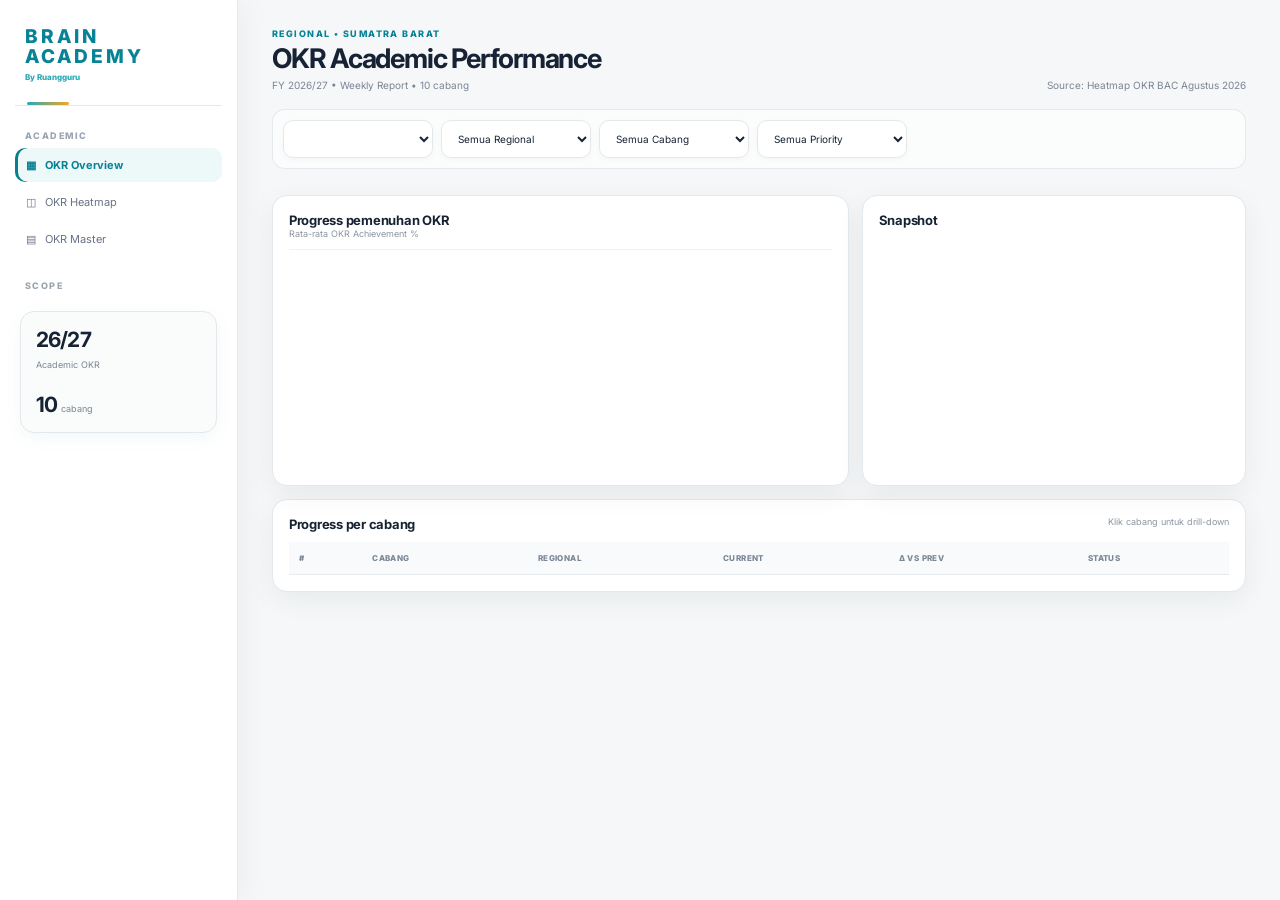
<file: index.html>
<!doctype html><html lang="id"><head><meta charset="utf-8"><meta name="viewport" content="width=device-width,initial-scale=1"><title>OKR Academic Performance • BAC 26/27</title><link rel="preconnect" href="https://fonts.googleapis.com"><link rel="preconnect" href="https://fonts.gstatic.com" crossorigin><link href="https://fonts.googleapis.com/css2?family=Inter:wght@400;500;600;700;800&display=swap" rel="stylesheet"><link rel="stylesheet" href="ui.css"><style>:root{--bg:#f5f7f8;--card:#fff;--ink:#172334;--muted:#7a8594;--line:#e2e8ec;--brand:#078395;--good:#16834f;--bad:#c83d4b;--warn:#a66a00;--shadow:0 8px 28px rgba(20,40,55,.06)}*{box-sizing:border-box}body{margin:0;background:var(--bg);font-family:Inter,Arial;color:var(--ink)}button,select,input{font:inherit}.app{display:flex;min-height:100vh}.side{width:238px;background:#fff;border-right:1px solid var(--line);padding:22px 15px;position:fixed;inset:0 auto 0 0;z-index:10}.logo{font-weight:800;letter-spacing:.16em;font-size:19px;line-height:1.05;color:var(--brand);padding:5px 10px 24px;border-bottom:1px solid var(--line)}.logo small{display:block;font-size:8px;letter-spacing:0;margin-top:6px}.navlabel{font-size:9px;letter-spacing:.16em;color:#9aa5b2;margin:24px 10px 7px}.nav{padding:10px 11px;border-radius:10px;font-size:11px;color:#697386;cursor:pointer;margin:3px 0}.nav:hover,.nav.active{background:#edf8f9;color:var(--brand);font-weight:700}.scope{margin:20px 5px;padding:15px;border:1px solid var(--line);border-radius:14px;background:#fafcfc}.scope b{font-size:21px}.scope span{font-size:9px;color:var(--muted)}.main{margin-left:238px;width:calc(100% - 238px);padding:28px 34px 48px}.top{display:flex;justify-content:space-between;align-items:end;margin-bottom:18px}.eyebrow{font-size:9px;letter-spacing:.16em;color:var(--brand);font-weight:800}.top h1{font-size:27px;letter-spacing:-.045em;margin:5px 0}.sub{font-size:10px;color:var(--muted)}.filters{display:flex;gap:8px;flex-wrap:wrap;margin-bottom:13px}.select{background:#fff;border:1px solid var(--line);border-radius:10px;padding:10px 12px;font-size:10px;color:var(--ink);min-width:150px}.card{background:var(--card);border:1px solid var(--line);border-radius:15px;box-shadow:var(--shadow);padding:16px}.grid4{display:grid;grid-template-columns:repeat(4,1fr);gap:11px}.kpi-label{font-size:8px;letter-spacing:.1em;text-transform:uppercase;color:#8a95a4}.kpi{font-size:25px;font-weight:800;margin:5px 0}.delta{font-size:9px}.up{color:var(--good)}.down{color:var(--bad)}.flat{color:var(--muted)}.section{margin-top:13px}.section-head{display:flex;justify-content:space-between;align-items:start;margin-bottom:10px}.section h2{font-size:13px;margin:0}.hint{font-size:9px;color:#8b95a2}.two{display:grid;grid-template-columns:1.5fr 1fr;gap:13px}.chart{height:220px;display:flex;align-items:end;gap:20px;padding:15px 18px 22px}.barcol{flex:1;height:100%;display:flex;flex-direction:column;justify-content:end;align-items:center;position:relative}.bar{width:min(48px,65%);background:linear-gradient(180deg,#35b6c1,var(--brand));border-radius:7px 7px 2px 2px;min-height:4px}.barval{font-size:9px;font-weight:800;margin-bottom:5px}.barlabel{font-size:8px;color:var(--muted);margin-top:7px;white-space:nowrap}.snapshot-row{display:flex;justify-content:space-between;align-items:center;padding:11px 0;border-bottom:1px solid #edf0f3}.pill{display:inline-flex;align-items:center;border-radius:999px;padding:4px 7px;font-size:8px;font-weight:700}.pill.green{background:#e7f7ef;color:var(--good)}.pill.red{background:#fff0f2;color:var(--bad)}.pill.yellow{background:#fff4da;color:var(--warn)}.pill.gray{background:#eef1f4;color:#7f8997}.tablewrap{overflow:auto}.table{width:100%;border-collapse:collapse;font-size:9px}.table th{font-size:8px;text-transform:uppercase;letter-spacing:.05em;color:#7f8997;background:#f8fafb}.table th,.table td{padding:10px 9px;border-bottom:1px solid #edf0f3;text-align:left}.click{cursor:pointer}.click:hover td{background:#fafdfd}.heat{overflow:hidden}.heatwrap{overflow:auto;max-width:100%}.heat table{min-width:1420px;border-collapse:separate;border-spacing:0;font-size:8px}.heat th,.heat td{padding:9px 7px;text-align:center;border-bottom:1px solid #edf0f3;white-space:nowrap}.heat th{background:#f8fafb;color:#748091;font-size:7px;text-transform:uppercase;letter-spacing:.04em;position:sticky;top:0;z-index:2}.heat th:first-child,.heat td:first-child{text-align:left;position:sticky;left:0;background:#fff;z-index:3;min-width:210px}.dot{display:inline-grid;place-items:center;width:27px;height:27px;border-radius:7px;font-weight:800;cursor:pointer}.dot.g,.legend-dot.g{background:#e7f7ef;color:var(--good)}.dot.r,.legend-dot.r{background:#fff0f2;color:var(--bad)}.dot.i,.legend-dot.i{background:#fff3d7;color:var(--warn)}.dot.x,.legend-dot.x{background:#eef1f4;color:#8a94a2}.heat-legend{display:flex;gap:12px;align-items:center;flex-wrap:wrap;font-size:8px;color:#737d8c;margin-top:7px}.heat-legend span{display:inline-flex;align-items:center;gap:4px}.legend-dot{width:18px;height:18px;border-radius:5px;display:inline-grid;place-items:center;font-weight:800}.master-grid{display:grid;grid-template-columns:repeat(2,minmax(0,1fr));gap:10px}.master-card{border:1px solid var(--line);border-radius:12px;padding:12px;background:#fff;cursor:pointer}.master-card:hover{border-color:#b9dfe2}.master-top{display:grid;grid-template-columns:27px 1fr auto;gap:8px}.num{width:27px;height:27px;border-radius:7px;background:#f1f4f6;display:grid;place-items:center;font-size:9px;font-weight:800;color:#6f7988}.master-title{font-size:11px;font-weight:800;line-height:1.3}.meta{font-size:8px;color:var(--muted);text-align:right;line-height:1.5}.targets{display:grid;grid-template-columns:repeat(6,1fr);gap:4px;margin-top:10px}.target{border:1px solid #edf0f3;border-radius:6px;padding:5px;background:#fafbfc;min-width:0}.target span{display:block;font-size:7px;color:#8a94a3}.target b{display:block;font-size:8px;margin-top:2px;white-space:nowrap;overflow:hidden;text-overflow:ellipsis}.target.current{background:#edf9fa;border-color:#bfe3e6}.target.current span,.target.current b{color:var(--brand)}.detail{display:none}.detail.show{display:block}.modal{position:fixed;inset:0;background:rgba(20,30,45,.5);display:none;place-items:center;padding:20px;z-index:50}.modal.show{display:grid}.modalbox{width:min(820px,96vw);max-height:90vh;overflow:auto;background:#fff;border-radius:16px;padding:21px;box-shadow:0 25px 70px rgba(20,30,45,.25)}.close{float:right;border:0;background:#eef1f4;border-radius:8px;padding:6px 10px;cursor:pointer}.empty{padding:28px;text-align:center;color:var(--muted);font-size:10px}@media(max-width:1050px){.side{width:72px}.main{margin-left:72px;width:calc(100% - 72px)}.logo{font-size:0}.logo:before{content:'BAC';font-size:18px}.scope{display:none}.grid4{grid-template-columns:repeat(2,1fr)}.two{grid-template-columns:1fr}.master-grid{grid-template-columns:1fr}}@media(max-width:650px){.main{padding:20px 13px}.grid4{grid-template-columns:1fr}.targets{grid-template-columns:repeat(4,1fr)}}</style></head><body><div class="app"><aside class="side"><div class="logo">BRAIN<br>ACADEMY<small>By Ruangguru</small></div><div class="navlabel">ACADEMIC</div><div class="nav active" id="navOverview" onclick="showView('overview')">▦ &nbsp; OKR Overview</div><div class="nav" id="navHeat" onclick="showView('heatmap')">◫ &nbsp; OKR Heatmap</div><div class="nav" id="navMaster" onclick="showView('master')">▤ &nbsp; OKR Master</div><div class="navlabel">SCOPE</div><div class="scope"><b>26/27</b><br><span>Academic OKR</span><br><br><b>10</b> <span>cabang</span></div></aside><main class="main"><div class="top"><div><div class="eyebrow">REGIONAL • SUMATRA BARAT</div><h1>OKR Academic Performance</h1><div class="sub">FY 2026/27 • Weekly Report • 10 cabang</div></div><div class="sub" id="updated">Source: Heatmap OKR BAC Agustus 2026</div></div><div class="filters"><select id="period" class="select"></select><select id="region" class="select"><option value="ALL">Semua Regional</option></select><select id="branch" class="select"><option value="ALL">Semua Cabang</option></select><select id="priority" class="select"><option value="ALL">Semua Priority</option><option>P0</option><option>P1</option><option>P2</option><option>Monitor</option></select></div><section id="overview"><div class="grid4" id="kpis"></div><div class="two section"><div class="card"><div class="section-head"><div><h2>Progress pemenuhan OKR</h2><div class="hint">Rata-rata OKR Achievement %</div></div></div><div class="chart" id="trend"></div></div><div class="card"><div class="section-head"><h2>Snapshot</h2><span class="hint" id="snapshotPeriod"></span></div><div id="snapshot"></div></div></div><div class="card section"><div class="section-head"><h2>Progress per cabang</h2><span class="hint">Klik cabang untuk drill-down</span></div><div class="tablewrap"><table class="table"><thead><tr><th>#</th><th>Cabang</th><th>Regional</th><th>Current</th><th>Δ vs prev</th><th>Status</th></tr></thead><tbody id="branchTable"></tbody></table></div></div></section><section id="heatmap" class="card section" style="display:none"><div class="section-head"><div><h2>Heatmap OKR</h2><div class="heat-legend"><span><i class="legend-dot g">✓</i> Achieved</span><span><i class="legend-dot r">!</i> Not Achieved</span><span><i class="legend-dot i">◐</i> Data Available / In Progress</span><span><i class="legend-dot x">·</i> No Data</span></div></div><span class="hint">Klik cell untuk detail metric</span></div><div class="heatwrap"><table><thead id="heatHead"></thead><tbody id="heatBody"></tbody></table></div></section><section id="master" class="card section" style="display:none"><div class="section-head"><div><h2>OKR Master</h2><div class="hint">Seluruh OKR • type • priority • PIC • scope kelas • target Jul 2026–Jun 2027</div></div><span class="hint" id="masterCount"></span></div><div id="masterGrid" class="master-grid"></div></section></main></div><div class="modal" id="modal" onclick="if(event.target===this)closeModal()"><div class="modalbox"><button class="close" onclick="closeModal()">×</button><div id="modalContent"></div></div></div><script src="data.js"></script><script>let APP,MASTER,TARGET,state={period:'',region:'ALL',branch:'ALL',priority:'ALL'};const monthNames=['Jul','Aug','Sep','Oct','Nov','Dec','Jan','Feb','Mar','Apr','May','Jun'];const priorityMap={'Attendance':'P0','Students Assignment to Students Mentor (Wali)':'P0','Session by Qualified Teacher (SQT)':'P0','Completion TO UTBK':'P0','Completion TO TKA Reguler 1':'P0','Average Drill Soal':'P0','Konsultasi 1':'P0','Partisipasi Tes Diagnostik':'P0','Motivatalks':'P0','Pengisian Growth Journal Onboarding Mitra':'P1','AUVI TV':'P2','Penjadwalan':'P1','Pengerjaan Kuis dan Post Test di kelas':'P2','Drill Soal 6-11':'P2','Classroom Observation':'P0','Content Low Rating (Monitoring)':'Monitor','Skor TKA':'Monitor'};const masterMap={'Completion TO UTBK':'TO UTBK Completion','Completion TO TKA Reguler 1':'TO TKA Completion','Konsultasi 1':'Konsultasi Siswa','Average Drill Soal':'Ave. # Benar Drill Soal TKA (12+UTBK)','Content Low Rating (Monitoring)':'% Low Content Rating','Classroom Observation':'% Class Observation'};const esc=s=>String(s??'').replace(/[&<>"']/g,m=>({'&':'&amp;','<':'&lt;','>':'&gt;','"':'&quot;',"'":'&#39;'}[m]));const pct=v=>v==null?'—':(v*100).toFixed(1)+'%';const fmt=v=>{if(v==null)return'—';if(typeof v!=='number')return esc(v);if(v>=0&&v<=1)return pct(v);return Number.isInteger(v)?v.toLocaleString('id-ID'):v.toFixed(2)};const statusClass=s=>s==='Achieved'?'green':s==='Not Achieved'?'red':s==='At Risk'?'yellow':'gray';const pill=s=>`<span class="pill ${statusClass(s)}">${esc(s||'No Data')}</span>`;function rows(){return APP.data.filter(r=>(!state.period||r.period===state.period)&&(state.region==='ALL'||r.region===state.region)&&(state.branch==='ALL'||r.branch===state.branch))}function rowFor(b,p=state.period){return APP.data.find(r=>r.branch===b&&r.period===p)}function metricPriority(m){return priorityMap[m]||''}function allowed(m){return state.priority==='ALL'||metricPriority(m)===state.priority}function heatState(q,m){if(q?.status==='Achieved')return['g','✓','Achieved'];if(q?.status==='Not Achieved')return['r','!','Not Achieved'];if(q?.status==='At Risk')return['y','~','At Risk'];const raw=Array.isArray(q?.raw)?q.raw.length>0:q?.raw!=null;if(q?.value!=null||raw)return['i','◐','Data Available / In Progress'];return['x','·','No Data']}function renderFilters(){period.innerHTML=APP.periods.map(p=>`<option ${p===state.period?'selected':''}>${esc(p)}</option>`).join('');region.innerHTML='<option value="ALL">Semua Regional</option>'+[...new Set(APP.branches.map(b=>b.region))].map(x=>`<option value="${esc(x)}" ${x===state.region?'selected':''}>${esc(x.replace('Regional - ','R'))}</option>`).join('');branch.innerHTML='<option value="ALL">Semua Cabang</option>'+APP.branches.filter(b=>state.region==='ALL'||b.region===state.region).map(b=>`<option value="${esc(b.name)}" ${b.name===state.branch?'selected':''}>${esc(b.name)}</option>`).join('')}';priority.value=state.priority}function renderKpis(){const r=rows(),vals=r.map(x=>x.achievement).filter(v=>typeof v==='number'),cur=vals.length?vals.reduce((a,b)=>a+b,0)/vals.length:null;const pi=APP.periods.indexOf(state.period),prev=pi>0?APP.data.filter(x=>x.period===APP.periods[pi-1]&& (state.region==='ALL'||x.region===state.region)&&(state.branch==='ALL'||x.branch===state.branch)).map(x=>x.achievement).filter(v=>typeof v==='number'):[],pv=prev.length?prev.reduce((a,b)=>a+b,0)/prev.length:null;const d=cur!=null&&pv!=null?(cur-pv)*100:null;const hi=r.filter(x=>x.status==='High Performance Branch').length,me=r.filter(x=>x.status==='Medium Performance Branch').length,lo=r.filter(x=>x.status==='Low Performance Branch').length;kpis.innerHTML=[["OKR Achievement",pct(cur),d==null?'':`${d>=0?'↑':'↓'} ${Math.abs(d).toFixed(1)} pp vs prev`,d>=0?'up':'down'],['High Performance',`${hi}/${r.length}`,'cabang','up'],['Medium / At Risk',me,'perlu dipantau','flat'],['Low Performance',lo,'perlu follow-up','down']].map(x=>`<div class="card"><div class="kpi-label">${x[0]}</div><div class="kpi">${x[1]}</div><div class="delta ${x[3]}">${x[2]}</div></div>`).join('')}function renderTrend(){const vals=APP.periods.map(p=>{const a=APP.data.filter(x=>x.period===p&&(state.region==='ALL'||x.region===state.region)&&(state.branch==='ALL'||x.branch===state.branch)).map(x=>x.achievement).filter(v=>typeof v==='number');return a.length?a.reduce((s,v)=>s+v,0)/a.length:0});const max=Math.max(1,...vals);trend.innerHTML=APP.periods.map((p,i)=>`<div class="barcol"><div class="barval">${pct(vals[i])}</div><div class="bar" style="height:${Math.max(4,vals[i]/max*175)}px"></div><div class="barlabel">${esc(p.replace(' 2026',''))}</div></div>`).join('')}function renderSnapshot(){const r=rows();snapshotPeriod.textContent=state.period;const c={};r.forEach(x=>c[x.status||'No Data']=(c[x.status||'No Data']||0)+1);snapshot.innerHTML=Object.entries(c).map(([k,v])=>`<div class="snapshot-row">${pill(k)}<b>${v}</b></div>`).join('')||'<div class="empty">Tidak ada data untuk filter ini.</div>'}function renderBranchTable(){let rs=APP.branches.filter(b=>state.region==='ALL'||b.region===state.region).map(b=>rowFor(b.name)).filter(Boolean).filter(r=>state.branch==='ALL'||r.branch===state.branch).sort((a,b)=>(b.achievement??-1)-(a.achievement??-1));const pi=APP.periods.indexOf(state.period),prevP=pi>0?APP.periods[pi-1]:null;branchTable.innerHTML=rs.map((r,i)=>{const prev=prevP?rowFor(r.branch,prevP):null,d=r.achievement!=null&&prev?.achievement!=null?(r.achievement-prev.achievement)*100:null;return`<tr class="click" onclick="openBranch('${esc(r.branch).replace(/'/g,'\\\'')}')"><td>${i+1}</td><td><b>${esc(r.branch)}</b></td><td>${esc(r.region.replace('Regional - ',''))}</td><td><b>${pct(r.achievement)}</b></td><td class="${d>0?'up':d<0?'down':'flat'}">${d==null?'—':(d>=0?'+':'')+d.toFixed(1)+' pp'}</td><td>${pill(r.status)}</td></tr>`}).join('')||'<tr><td colspan="6" class="empty">Tidak ada data.</td></tr>'}function renderHeat(){const vis=APP.metrics.filter(allowed);heatHead.innerHTML=`<tr><th>Cabang</th>${vis.map(m=>`<th title="${esc(m)}">${esc(m)}</th>`).join('')}</tr>`;const rs=APP.data.filter(r=>r.period===state.period&&(state.region==='ALL'||r.region===state.region)&&(state.branch==='ALL'||r.branch===state.branch));heatBody.innerHTML=rs.map(r=>`<tr><td><b>${esc(r.branch)}</b></td>${vis.map(m=>{const q=r.metrics?.[m]||{},h=heatState(q,m),detail=q.value!=null?' • '+fmt(q.value):'';return`<td><span class="dot ${h[0]}" title="${esc(m)}: ${h[2]}${detail}" onclick="openMetric('${esc(r.branch).replace(/'/g,'\\\'')}','${esc(m).replace(/'/g,'\\\'')}')">${h[1]}</span></td>`}).join('')}</tr>`).join('')||'<tr><td colspan="99" class="empty">Tidak ada data untuk filter ini.</td></tr>'}function targetFor(m){return TARGET[m]??null}function openMetric(branchName,m){const r=rowFor(branchName),q=r?.metrics?.[m]||{},target=targetFor(m),gap=target!=null&&q.value!=null?q.value-target:null,history=APP.data.filter(x=>x.branch===branchName);modalContent.innerHTML=`<div class="eyebrow">${esc(r?.region||'')}</div><h2 style="margin:6px 0">${esc(m)}</h2><div class="sub">${esc(branchName)} • ${esc(state.period)}</div><hr style="border:0;border-top:1px solid var(--line);margin:16px 0"><div class="grid4" style="grid-template-columns:repeat(3,1fr)"><div class="card"><div class="kpi-label">Target</div><div class="kpi" style="font-size:18px">${fmt(target)}</div></div><div class="card"><div class="kpi-label">Actual</div><div class="kpi" style="font-size:18px">${fmt(q.value)}</div></div><div class="card"><div class="kpi-label">Gap</div><div class="kpi" style="font-size:18px">${gap==null?'—':(gap>=0?'+':'')+fmt(gap)}</div></div></div><p><b>Status:</b> ${pill(q.status)}</p><p><b>Priority:</b> ${esc(metricPriority(m)||q.priority||'—')} &nbsp; <b>PIC:</b> ${esc(q.pic||'—')}</p><h3>Riwayat</h3><div class="tablewrap"><table class="table"><thead><tr><th>Periode</th><th>Actual</th><th>Status</th></tr></thead><tbody>${history.map(x=>{const z=x.metrics?.[m]||{};return`<tr><td>${esc(x.period)}</td><td>${fmt(z.value)}</td><td>${pill(z.status)}</td></tr>`}).join('')}</tbody></table></div>`;modal.classList.add('show')}function openBranch(b){const r=rowFor(b),hist=APP.data.filter(x=>x.branch===b);modalContent.innerHTML=`<div class="eyebrow">${esc(r?.region||'')}</div><h2 style="margin:6px 0">${esc(b)}</h2><div class="sub">Performance drill-down • ${esc(state.period)}</div><div class="grid4" style="margin-top:15px"><div class="card"><div class="kpi-label">Current</div><div class="kpi" style="font-size:18px">${pct(r?.achievement)}</div></div><div class="card"><div class="kpi-label">Status</div><div style="margin-top:9px">${pill(r?.status)}</div></div><div class="card"><div class="kpi-label">Metrics</div><div class="kpi" style="font-size:18px">${APP.metrics.length}</div></div><div class="card"><div class="kpi-label">Periods</div><div class="kpi" style="font-size:18px">${hist.length}</div></div></div><h3>Metric detail</h3><div class="tablewrap"><table class="table"><thead><tr><th>Metric</th><th>Priority</th><th>Actual</th><th>Status</th></tr></thead><tbody>${APP.metrics.map(m=>{const q=r?.metrics?.[m]||{};return`<tr class="click" onclick="openMetric('${esc(b).replace(/'/g,'\\\'')}','${esc(m).replace(/'/g,'\\\'')}')"><td>${esc(m)}</td><td>${esc(metricPriority(m)||q.priority||'—')}</td><td>${fmt(q.value)}</td><td>${pill(q.status)}</td></tr>`}).join('')}</tbody></table></div>`;modal.classList.add('show')}function renderMaster(){const idx=Math.max(0,APP.periods.length-1);masterCount.textContent=`${MASTER.length} OKR`;masterGrid.innerHTML=MASTER.map((x,i)=>`<div class="master-card" onclick="openMaster(${i})"><div class="master-top"><div class="num">${i+1}</div><div><div class="eyebrow">${esc(x.type)} • ${esc(x.priority)}</div><div class="master-title">${esc(x.metric)}</div></div><div class="meta">PIC: ${esc(x.pic||'—')}<br>Kelas: ${esc(x.kelas||'—')}</div></div><div class="targets">${x.months.slice(0,12).map((v,j)=>`<div class="target ${j===idx?'current':''}"><span>${monthNames[j]}</span><b>${esc(v==null?'—':String(v))}</b></div>`).join('')}</div></div>`).join('')}function openMaster(i){const x=MASTER[i];modalContent.innerHTML=`<div class="eyebrow">${esc(x.type)} • ${esc(x.priority)}</div><h2 style="margin:6px 0">${esc(x.metric)}</h2><div class="sub">PIC: ${esc(x.pic||'—')} • Kelas: ${esc(x.kelas||'—')}</div><h3>Target bulanan</h3><div class="tablewrap"><table class="table"><thead><tr>${monthNames.map(m=>`<th>${m}</th>`).join('')}</tr></thead><tbody><tr>${x.months.slice(0,12).map(v=>`<td style="white-space:pre-wrap;vertical-align:top;min-width:100px">${esc(v==null?'—':String(v))}</td>`).join('')}</tr></tbody></table></div>`;modal.classList.add('show')}function closeModal(){modal.classList.remove('show')}function showView(v){overview.style.display=v==='overview'?'block':'none';heatmap.style.display=v==='heatmap'?'block':'none';master.style.display=v==='master'?'block':'none';document.querySelectorAll('.nav').forEach(n=>n.classList.remove('active'));document.getElementById(v==='overview'?'navOverview':v==='heatmap'?'navHeat':'navMaster').classList.add('active');renderAll()}function renderAll(){renderFilters();renderKpis();renderTrend();renderSnapshot();renderBranchTable();renderHeat();renderMaster()}async function init(){try{const b=await decodeBundle();APP=b.app;MASTER=b.master;TARGET=b.target;state.period=APP.periods.at(-1);renderAll();}catch(e){document.body.innerHTML='<div style="padding:40px;font-family:Inter,Arial">Gagal memuat data dashboard: '+esc(e.message)+'</div>'}}period.addEventListener('change',e=>{state.period=e.target.value;renderAll()});region.addEventListener('change',e=>{state.region=e.target.value;state.branch='ALL';renderAll()});branch.addEventListener('change',e=>{state.branch=e.target.value;renderAll()});priority.addEventListener('change',e=>{state.priority=e.target.value;renderAll()});init();</script></body></html>
</file>
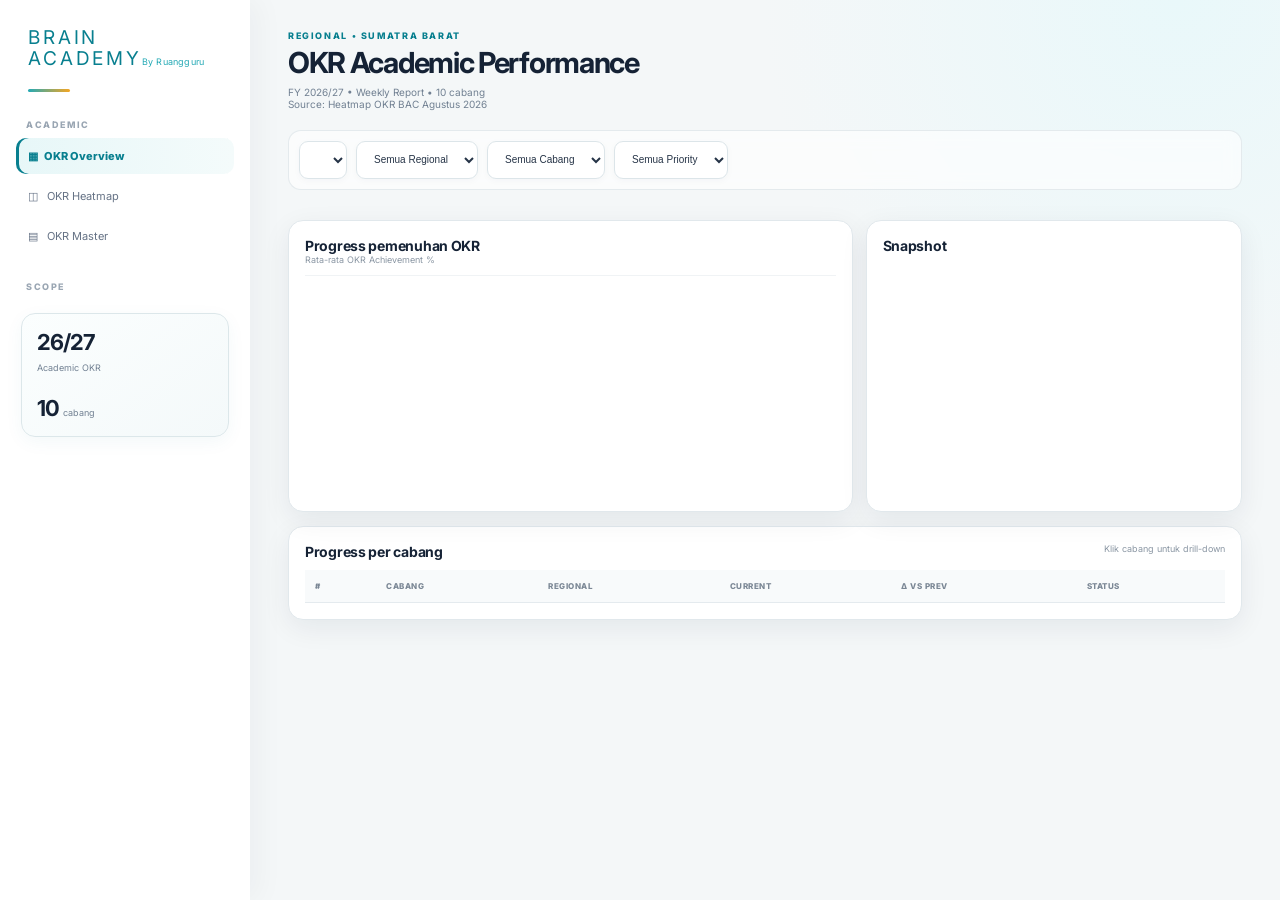
<file: index-fixed.html>
<!doctype html>
<html lang="id">
<head>
<meta charset="utf-8"><meta name="viewport" content="width=device-width,initial-scale=1">
<title>OKR Academic Performance • BAC 26/27</title>
<link rel="preconnect" href="https://fonts.googleapis.com"><link rel="preconnect" href="https://fonts.gstatic.com" crossorigin>
<link href="https://fonts.googleapis.com/css2?family=Inter:wght@400;500;600;700;800&display=swap" rel="stylesheet">
<link rel="stylesheet" href="ui.css">
<style>
*{box-sizing:border-box}body{margin:0}.app{display:flex;min-height:100vh}.side{position:fixed;inset:0 auto 0 0}.main{min-height:100vh}.grid4{display:grid;grid-template-columns:repeat(4,1fr);gap:13px}.two{display:grid;grid-template-columns:1.5fr 1fr;gap:13px}.card{background:#fff;border:1px solid var(--line);border-radius:15px;padding:16px;box-shadow:var(--shadow)}.filters{display:flex;flex-wrap:wrap}.section{margin-top:14px}.section-head{display:flex;justify-content:space-between;align-items:start;margin-bottom:10px}.section h2{margin:0}.kpi-label{font-size:8px;letter-spacing:.1em;text-transform:uppercase;color:#8995a3}.kpi{font-size:25px;font-weight:800;margin:5px 0}.delta{font-size:9px}.chart{height:220px;display:flex;align-items:end;gap:20px;padding:15px 18px 22px}.barcol{flex:1;height:100%;display:flex;flex-direction:column;justify-content:end;align-items:center}.bar{width:min(48px,65%);background:linear-gradient(180deg,#31b7c3,#087f8f);border-radius:7px 7px 2px 2px;min-height:4px}.barval{font-size:9px;font-weight:800;margin-bottom:5px}.barlabel{font-size:8px;color:var(--muted);margin-top:7px;white-space:nowrap}.snapshot-row{display:flex;justify-content:space-between;align-items:center;padding:11px 0;border-bottom:1px solid #edf0f3}.tablewrap{overflow:auto}.table{width:100%;border-collapse:collapse;font-size:9px}.table th,.table td{padding:10px 9px;border-bottom:1px solid #edf0f3;text-align:left}.table th{font-size:8px;text-transform:uppercase;color:#7f8997;background:#f8fafb}.click{cursor:pointer}.pill{display:inline-flex;align-items:center;border-radius:999px;padding:4px 7px;font-size:8px;font-weight:700}.pill.green{background:#e7f7ef;color:var(--good)}.pill.red{background:#fff0f2;color:var(--bad)}.pill.yellow{background:#fff4da;color:var(--warn)}.pill.gray{background:#eef1f4;color:#7f8997}.heatwrap{overflow:auto;max-width:100%;border:1px solid var(--line);border-radius:11px}.heat table{min-width:1750px;border-collapse:separate;border-spacing:0;font-size:8px}.heat th,.heat td{padding:9px 7px;text-align:center;border-bottom:1px solid #edf0f3;white-space:nowrap}.heat th{background:#f8fafb;position:sticky;top:0;z-index:2}.heat th:first-child,.heat td:first-child{text-align:left;position:sticky;left:0;background:#fff;z-index:3;min-width:210px}.dot{display:inline-grid;place-items:center;width:27px;height:27px;border-radius:7px;font-weight:800;cursor:pointer}.dot.g{background:#e7f7ef;color:var(--good)}.dot.r{background:#fff0f2;color:var(--bad)}.dot.i{background:#fff3d7;color:var(--warn)}.dot.x{background:#eef1f4;color:#8a94a2}.heat-legend{display:flex;gap:12px;align-items:center;flex-wrap:wrap;font-size:8px;color:#737d8c;margin-top:7px}.legend-dot{width:18px;height:18px;border-radius:5px;display:inline-grid;place-items:center;font-weight:800}.legend-dot.g{background:#e7f7ef;color:var(--good)}.legend-dot.r{background:#fff0f2;color:var(--bad)}.legend-dot.i{background:#fff3d7;color:var(--warn)}.legend-dot.x{background:#eef1f4;color:#8a94a2}.master-grid{display:grid;grid-template-columns:repeat(2,minmax(0,1fr));gap:10px}.master-card{border:1px solid var(--line);border-radius:12px;padding:12px;background:#fff;cursor:pointer}.master-top{display:grid;grid-template-columns:27px 1fr auto;gap:8px}.num{width:27px;height:27px;border-radius:7px;background:#eef7f8;display:grid;place-items:center;font-size:9px;font-weight:800;color:var(--brand)}.master-title{font-size:11px;font-weight:800;line-height:1.3}.meta{font-size:8px;color:var(--muted);text-align:right;line-height:1.5}.targets{display:grid;grid-template-columns:repeat(6,1fr);gap:4px;margin-top:10px}.target{border:1px solid #edf0f3;border-radius:6px;padding:5px;background:#fafbfc}.target span{display:block;font-size:7px;color:#8a94a3}.target b{display:block;font-size:8px;margin-top:2px;white-space:nowrap;overflow:hidden;text-overflow:ellipsis}.target.current{background:#edf9fa;border-color:#bfe3e6}.target.current span,.target.current b{color:var(--brand)}.modal{position:fixed;inset:0;background:rgba(20,30,45,.5);display:none;place-items:center;padding:20px;z-index:50}.modal.show{display:grid}.modalbox{width:min(820px,96vw);max-height:90vh;overflow:auto;background:#fff;border-radius:16px;padding:21px}.close{float:right;border:0;background:#eef1f4;border-radius:8px;padding:6px 10px;cursor:pointer}.empty{padding:28px;text-align:center;color:var(--muted);font-size:10px}@media(max-width:1050px){.grid4{grid-template-columns:repeat(2,1fr)}.two{grid-template-columns:1fr}.master-grid{grid-template-columns:1fr}}@media(max-width:650px){.grid4{grid-template-columns:1fr}.targets{grid-template-columns:repeat(4,1fr)}}
</style>
</head>
<body>
<div class="app">
<aside class="side">
  <div class="logo">BRAIN<br>ACADEMY<small>By Ruangguru</small></div>
  <div class="navlabel">ACADEMIC</div>
  <div class="nav active" id="navOverview" onclick="showView('overview')">▦ &nbsp; OKR Overview</div>
  <div class="nav" id="navHeat" onclick="showView('heatmap')">◫ &nbsp; OKR Heatmap</div>
  <div class="nav" id="navMaster" onclick="showView('master')">▤ &nbsp; OKR Master</div>
  <div class="navlabel">SCOPE</div>
  <div class="scope"><b>26/27</b><br><span>Academic OKR</span><br><br><b>10</b> <span>cabang</span></div>
</aside>
<main class="main">
  <div class="top"><div><div class="eyebrow">REGIONAL • SUMATRA BARAT</div><h1>OKR Academic Performance</h1><div class="sub">FY 2026/27 • Weekly Report • 10 cabang</div></div><div class="sub" id="updated">Source: Heatmap OKR BAC Agustus 2026</div></div>
  <div class="filters">
    <select id="period" class="select"></select><select id="region" class="select"><option value="ALL">Semua Regional</option></select><select id="branch" class="select"><option value="ALL">Semua Cabang</option></select><select id="priority" class="select"><option value="ALL">Semua Priority</option><option>P0</option><option>P1</option><option>P2</option><option>Monitor</option></select>
  </div>
  <section id="overview">
    <div class="grid4" id="kpis"></div>
    <div class="two section">
      <div class="card"><div class="section-head"><div><h2>Progress pemenuhan OKR</h2><div class="hint">Rata-rata OKR Achievement %</div></div></div><div class="chart" id="trend"></div></div>
      <div class="card"><div class="section-head"><h2>Snapshot</h2><span class="hint" id="snapshotPeriod"></span></div><div id="snapshot"></div></div>
    </div>
    <div class="card section"><div class="section-head"><h2>Progress per cabang</h2><span class="hint">Klik cabang untuk drill-down</span></div><div class="tablewrap"><table class="table"><thead><tr><th>#</th><th>Cabang</th><th>Regional</th><th>Current</th><th>Δ vs prev</th><th>Status</th></tr></thead><tbody id="branchTable"></tbody></table></div></div>
  </section>
  <section id="heatmap" class="card section" style="display:none"><div class="section-head"><div><h2>Heatmap OKR</h2><div class="heat-legend"><span><i class="legend-dot g">✓</i> Achieved</span><span><i class="legend-dot r">!</i> Not Achieved</span><span><i class="legend-dot i">◐</i> Data Available / In Progress</span><span><i class="legend-dot x">·</i> No Data</span></div></div><span class="hint">Klik cell untuk detail metric</span></div><div class="heatwrap"><div class="heat"><table><thead id="heatHead"></thead><tbody id="heatBody"></tbody></table></div></div></section>
  <section id="master" class="card section" style="display:none"><div class="section-head"><div><h2>OKR Master</h2><div class="hint">Seluruh OKR • type • priority • PIC • scope kelas • target Jul 2026–Jun 2027</div></div><span class="hint" id="masterCount"></span></div><div id="masterGrid" class="master-grid"></div></section>
</main></div>
<div class="modal" id="modal"><div class="modalbox"><button class="close" onclick="closeModal()">×</button><div id="modalContent"></div></div></div>
<script src="data.js"></script>
</body></html>
</file>
<file: ui.css>
/* BAC OKR Dashboard — premium UI layer */
:root{--bg:#f4f7f8;--card:#fff;--ink:#152235;--muted:#718092;--line:#e1e8ec;--brand:#087f8f;--brand2:#27b0bd;--orange:#f5a623;--good:#138653;--bad:#c93d4b;--warn:#a86b00;--shadow:0 8px 28px rgba(21,34,53,.07)}
html{scroll-behavior:smooth}body{background:radial-gradient(circle at 92% 0,#e9f8fa 0,transparent 28%),var(--bg);color:var(--ink);font-family:Inter,Arial,sans-serif;-webkit-font-smoothing:antialiased}
.app{min-height:100vh}.side{width:250px;padding:24px 16px;background:rgba(255,255,255,.96);box-shadow:8px 0 28px rgba(21,34,53,.04);z-index:10}.logo{position:relative;font-size:19px;line-height:1.08;letter-spacing:.15em;color:#087f8f;padding:4px 12px 23px}.logo:after{content:'';position:absolute;left:12px;bottom:0;width:42px;height:3px;border-radius:99px;background:linear-gradient(90deg,#24a9b5,#f5a623)}.logo small{font-size:9px;margin-top:7px;color:#24a9b5;letter-spacing:.02em}.navlabel{font-size:9px;letter-spacing:.18em;font-weight:800;color:#9aa6b3;margin:27px 10px 8px}.nav{padding:11px 12px;border-radius:10px;font-size:11px;color:#657285;transition:.18s;margin:4px 0}.nav:hover{background:#f1f8f9;color:#087f8f;transform:translateX(2px)}.nav.active{background:linear-gradient(90deg,#e7f7f8,#f4fbfb);color:#087f8f;box-shadow:inset 3px 0 #087f8f;font-weight:800}.scope{margin:21px 5px;padding:15px;border:1px solid #dce7ea;border-radius:14px;background:linear-gradient(145deg,#fbfefe,#f4f9fa);box-shadow:0 5px 18px rgba(8,127,143,.05)}.scope b{font-size:22px;letter-spacing:-.04em}.scope span{font-size:9px;color:var(--muted)}
.main{margin-left:250px;width:calc(100% - 250px);padding:30px 38px 55px;max-width:1700px}.top{margin-bottom:20px}.eyebrow{font-size:9px;letter-spacing:.18em;color:var(--brand);font-weight:800}.top h1{font-size:29px;line-height:1.1;margin:6px 0 7px;letter-spacing:-.045em}.sub{font-size:10px;color:var(--muted)}
.filters{gap:9px;margin-bottom:16px;padding:10px;background:rgba(255,255,255,.62);border:1px solid rgba(225,232,236,.9);border-radius:13px;backdrop-filter:blur(8px)}.select{min-height:38px;border:1px solid #dce5e9;border-radius:9px;padding:9px 13px;background:#fff;color:#263447;font-size:10px;box-shadow:0 2px 7px rgba(21,34,53,.03);outline:none}.select:focus{border-color:#7fcbd1;box-shadow:0 0 0 3px #e5f7f8}
.cards{gap:13px}.card{border:1px solid #e1e8ec;border-radius:15px;box-shadow:var(--shadow);padding:17px;background:rgba(255,255,255,.98)}.cards>.card{position:relative;overflow:hidden}.cards>.card:before{content:'';position:absolute;left:0;top:0;width:100%;height:3px;background:linear-gradient(90deg,#087f8f,#27b0bd);opacity:.9}.label{font-size:8px;letter-spacing:.13em;font-weight:800;color:#8995a3}.big{font-size:27px;letter-spacing:-.04em}.section{margin-top:15px}.sectionhead{margin-bottom:12px}.section h2{font-size:14px;letter-spacing:-.02em}.hint{font-size:9px;color:#8a96a3}
.chart{height:245px;padding:18px 25px 12px;gap:22px;border-top:1px solid #f0f3f5}.barwrap{min-width:60px}.bar{width:min(48px,70%);background:linear-gradient(180deg,#31b7c3 0%,#087f8f 100%);box-shadow:0 5px 12px rgba(8,127,143,.16);border-radius:7px 7px 3px 3px;transition:height .3s ease}.bar:hover{filter:brightness(1.06);transform:scaleX(1.06)}.barv{font-size:9px;color:#263447}.barl{font-size:8px;color:#788697}
#branchTable,#heatBody{font-size:10px}table{border-collapse:separate!important;border-spacing:0;width:100%}th{font-size:8px!important;letter-spacing:.06em;text-transform:uppercase;color:#7b8795!important;font-weight:800;padding:11px 10px!important;background:#f8fafb;border-bottom:1px solid #e4eaee!important;white-space:nowrap}td{padding:11px 10px!important;border-bottom:1px solid #edf1f3!important;color:#334154}tbody tr:last-child td{border-bottom:0!important}tbody tr.click{cursor:pointer;transition:.15s}tbody tr.click:hover{background:#f4fafb}.up{color:#138653!important;font-weight:800}.down{color:#c93d4b!important;font-weight:800}.flat{color:#7b8795!important}.pill{display:inline-flex;align-items:center;border-radius:999px;padding:4px 8px;font-size:8px;font-weight:800;line-height:1;white-space:nowrap}.pill.green{background:#e6f7ef;color:#138653}.pill.red{background:#ffeaed;color:#c93d4b}.pill.yellow{background:#fff3d8;color:#9b6500}.pill.gray{background:#eef2f4;color:#7b8795}
.okr-master-cards{gap:12px}.okr-master-card{border:1px solid #e2e9ed;border-radius:13px;padding:14px 15px;box-shadow:0 3px 13px rgba(21,34,53,.035);transition:.18s}.okr-master-card:hover{border-color:#a9dce1;box-shadow:0 9px 25px rgba(8,127,143,.09);transform:translateY(-2px)}.okr-card-number{background:#eef7f8;color:#087f8f}.type-line{color:#087f8f}.priority-mini{border:1px solid #e4e9ec;background:#f7f9fa}.target-cell{min-height:39px;background:#fafcfc}.target-cell.current{background:#e8f8f9;border-color:#a9dfe4;box-shadow:inset 0 0 0 1px #d4f0f2}.target-cell.current b{color:#087f8f}
.heat{overflow:visible}.heatwrap{overflow:auto!important;max-width:100%;border:1px solid #e6ecef;border-radius:11px;background:#fff;max-height:620px}.heat table{min-width:1750px!important;width:max-content!important;border-collapse:separate;border-spacing:0}.heat th,.heat td{white-space:nowrap}.heat th{position:sticky;top:0;z-index:2}.heat th:first-child,.heat td:first-child{position:sticky;left:0;z-index:4;min-width:210px;background:#fff}.heat th:first-child{z-index:5;background:#f8fafb}.heat-meta{font-size:9px;color:#7b8795;margin-top:8px;text-align:right;font-weight:700}.legend-dot{box-shadow:inset 0 0 0 1px rgba(0,0,0,.03)}.dot{box-shadow:inset 0 0 0 1px rgba(0,0,0,.025);cursor:pointer;transition:.14s}.dot:hover{transform:scale(1.1);box-shadow:0 4px 12px rgba(21,34,53,.12)}
.modal{backdrop-filter:blur(3px);background:rgba(18,29,45,.58)}.modalbox{border:1px solid rgba(255,255,255,.7);box-shadow:0 25px 80px rgba(12,23,38,.28);border-radius:18px;padding:25px}.close{font-size:18px;line-height:1;padding:7px 10px;color:#687586;transition:.15s}.close:hover{background:#eaf7f8;color:#087f8f}.modalbox h2{letter-spacing:-.035em}.modalbox h3{font-size:13px;margin-top:22px}.modalbox hr{border-color:#e7ecef!important}
@media(max-width:1050px){.side{width:76px;padding:22px 10px}.main{margin-left:76px;width:calc(100% - 76px);padding:25px 25px 45px}.logo{font-size:0;text-align:center;padding:4px 0 20px}.logo:before{content:'BAC';font-size:19px;letter-spacing:.12em}.logo small,.logo:after{display:none}.nav{font-size:0;text-align:center;padding:12px 7px}.nav:first-letter{font-size:15px}.cards{grid-template-columns:repeat(2,1fr)}}
@media(max-width:700px){.side{width:64px}.main{margin-left:64px;width:calc(100% - 64px);padding:18px 12px 35px}.top h1{font-size:23px}.filters{padding:8px}.select{width:100%}.cards{grid-template-columns:1fr}.chart{height:220px;padding-left:8px;padding-right:8px;gap:8px}.barwrap{min-width:45px}.okr-master-cards{grid-template-columns:1fr}.target-grid{grid-template-columns:repeat(4,minmax(0,1fr))}.modal{padding:10px}.modalbox{padding:17px}.modalbox .cards{grid-template-columns:1fr}}
@media(prefers-reduced-motion:reduce){*{scroll-behavior:auto!important;transition:none!important}}
</file>
